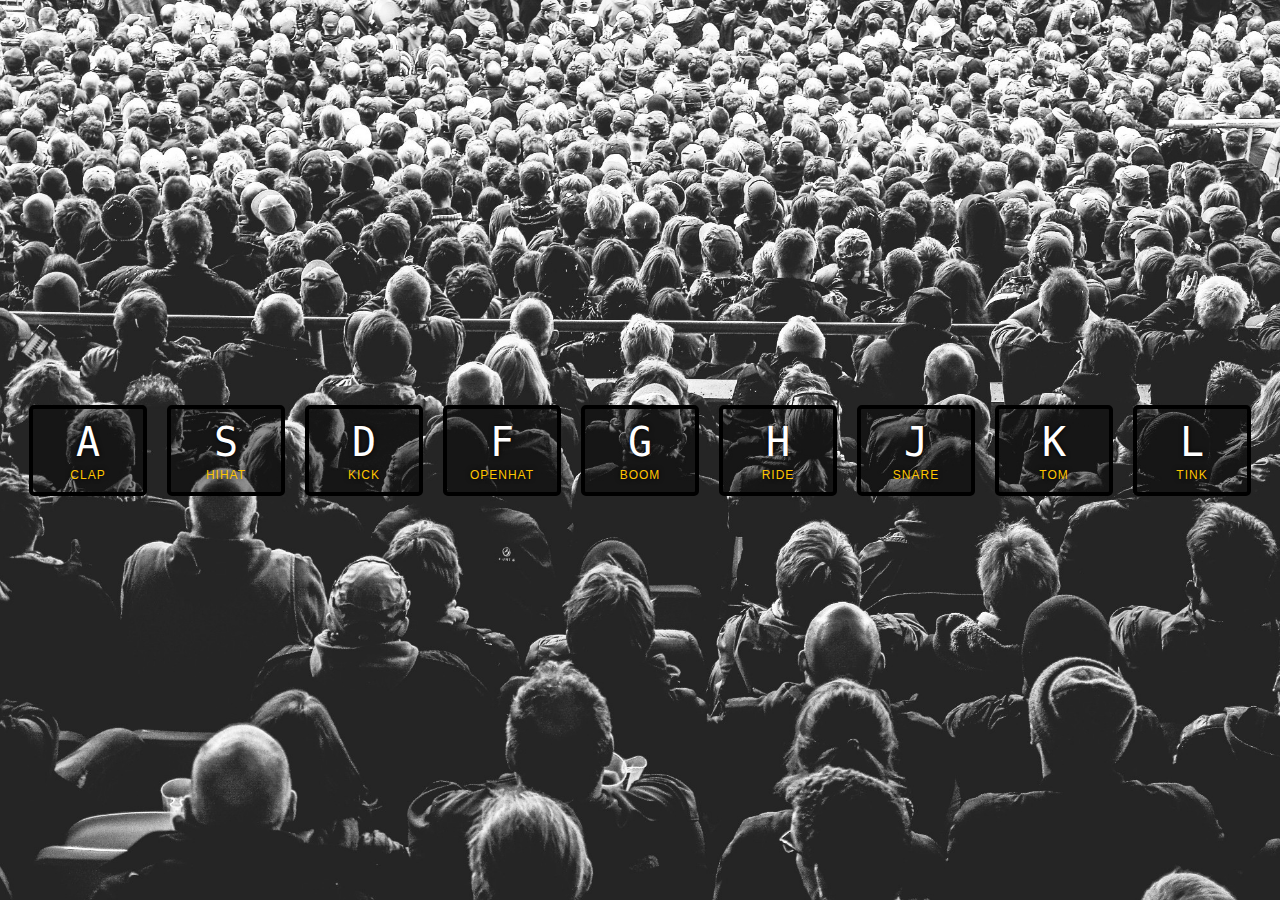
<file: index.html>
<!DOCTYPE html>
<html lang="en">

<head>
  <meta charset="UTF-8">
  <title>JS Drum Kit</title>
  <link rel="stylesheet" href="style.css">
</head>

<body>


  <div class="keys">
    <div data-key="65" class="key">
      <kbd>A</kbd>
      <span class="sound">clap</span>
    </div>
    <div data-key="83" class="key">
      <kbd>S</kbd>
      <span class="sound">hihat</span>
    </div>
    <div data-key="68" class="key">
      <kbd>D</kbd>
      <span class="sound">kick</span> 
    </div>
    <div data-key="70" class="key">
      <kbd>F</kbd>
      <span class="sound">openhat</span>
    </div>
    <div data-key="71" class="key">
      <kbd>G</kbd>
      <span class="sound">boom</span>
    </div>
    <div data-key="72" class="key">
      <kbd>H</kbd>
      <span class="sound">ride</span>
    </div>
    <div data-key="74" class="key">
      <kbd>J</kbd>
      <span class="sound">snare</span>
    </div>
    <div data-key="75" class="key">
      <kbd>K</kbd>
      <span class="sound">tom</span>
    </div>
    <div data-key="76" class="key">
      <kbd>L</kbd>
      <span class="sound">tink</span>
    </div>
    <!-- <div data-key="81" class="key">
      <kbd>Q</kbd>
      <span class="sound">Qucak</span>
    </div>
  </div> -->

  <audio data-key="65" src="sounds/clap.wav"></audio>
  <audio data-key="83" src="sounds/hihat.wav"></audio>
  <audio data-key="68" src="sounds/kick.wav"></audio>
  <audio data-key="70" src="sounds/openhat.wav"></audio>
  <audio data-key="71" src="sounds/boom.wav"></audio>
  <audio data-key="72" src="sounds/ride.wav"></audio>
  <audio data-key="74" src="sounds/snare.wav"></audio>
  <audio data-key="75" src="sounds/tom.wav"></audio>
  <audio data-key="76" src="sounds/tink.wav"></audio>
  <!-- <audio data-key="81" src="sounds/quack_5.mp3"></audio> -->

  <script>
    
    window.addEventListener('keydown', function(e){

      //select corresponding audio
      const audio = document.querySelector(`audio[data-key = "${e.keyCode}"]`)
      //select corresponding key
      const key = document.querySelector(`.key[data-key = "${e.keyCode}"]`)

      if (!audio){
        return //stop the function from running all together
      }
      audio.currentTime = 0 // rewind to the start
      audio.play()
      key.classList.add('playing')
      
    })

    const removeTransition = function(e){
      if (e.propertyName !== 'transform') //skip if not a transform
        return
      this.classList.remove('playing')
    }

    //select every key on the page to listen on each one
    const keys = document.querySelectorAll('.key')
    console.log(keys)
    keys.forEach(function(key){
      key.addEventListener('transitionend', removeTransition)
    })

    

    

    
  </script>


</body>

</html>
</file>
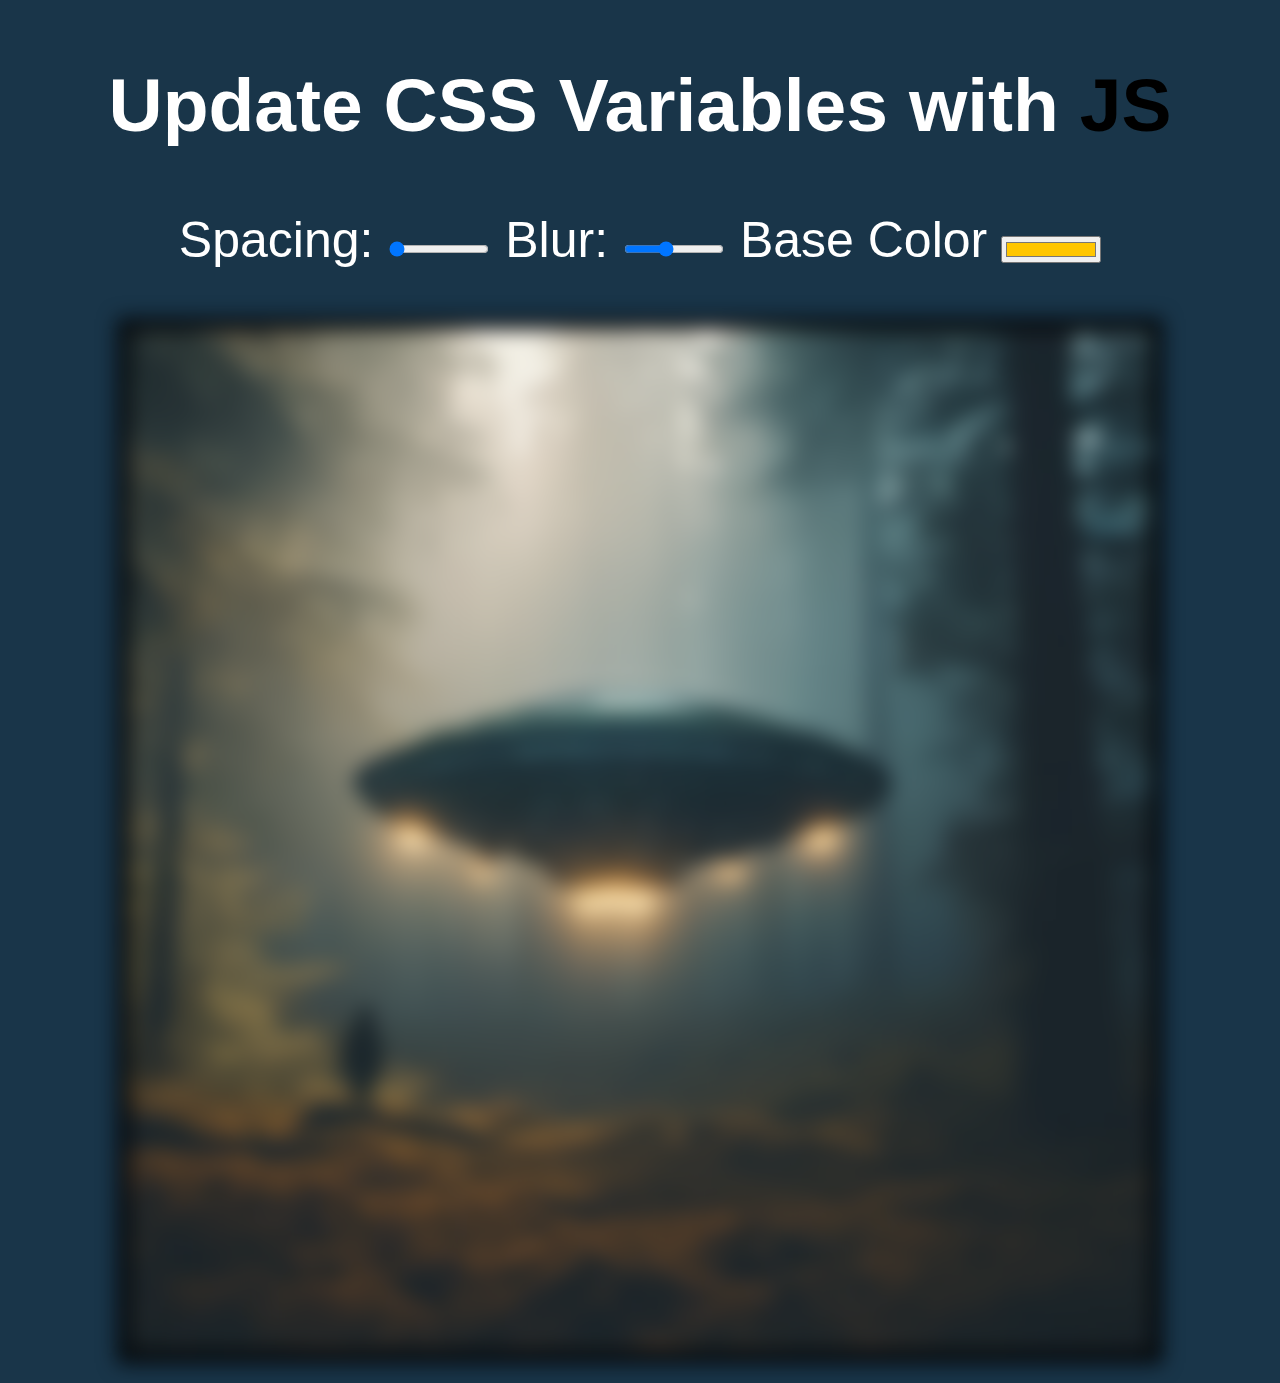
<file: day3/index.html>
<!DOCTYPE html>
<html lang="en">
<head>
  <meta charset="UTF-8">
  <title>Scoped CSS Variables and JS</title>
</head>
<body>
  <h2>Update CSS Variables with <span class='hl'>JS</span></h2>

  <div class="controls">
    <label for="spacing">Spacing:</label>
    <input id="spacing" type="range" name="spacing" min="10" max="200" value="10" data-sizing="px">

    <label for="blur">Blur:</label>
    <input id="blur" type="range" name="blur" min="0" max="25" value="10" data-sizing="px">

    <label for="base">Base Color</label>
    <input id="base" type="color" name="base" value="#ffc600">
  </div>

  <img src="img/image.jpg">

  <style>
    :root {
      --base: black;
      --spacing: 10px;
      --blur: 10px;
    }

    img {
      padding: var(--spacing);
      background: var(--base);
      filter: blur(var(--blur));
    }

    .hl {
      color: var(--base);
    }

    /*
      misc styles, nothing to do with CSS variables
    */

    body {
      text-align: center;
      background: #193549;
      color: white;
      font-family: 'helvetica neue', sans-serif;
      font-weight: 100;
      font-size: 50px;
    }

    .controls {
      margin-bottom: 50px;
    }

    input {
      width:100px;
    }
  </style>

  <script>
    const inputs = document.querySelectorAll('.controls input');

    function handleUpdate() {
      const suffix = this.dataset.sizing || '';
      document.documentElement.style.setProperty(`--${this.name}`, this.value + suffix);
    }

    inputs.forEach(input => input.addEventListener('change', handleUpdate));
    inputs.forEach(input => input.addEventListener('mousemove', handleUpdate));
  </script>


</body>
</html>
</file>
<file: style.css>
html {
  font-size: 10px;
  background: url(img/photo.jpg) bottom center;
  
  background-size: cover;
}

body,html {
  margin: 0;
  padding: 0;
  font-family: sans-serif;
}

.keys {
  display: flex;
  flex: 1;
  min-height: 100vh;
  align-items: center;
  justify-content: center;
}

.key {
  border: .4rem solid black;
  border-radius: .5rem;
  margin: 1rem;
  font-size: 1.5rem;
  padding: 1rem .5rem;
  transition: all .07s ease;
  width: 10rem;
  text-align: center;
  color: white;
  background: rgba(0,0,0,0.4);
  text-shadow: 0 0 .5rem black;
}

.playing {
  transform: scale(1.1);
  border-color: #ffc600;
  box-shadow: 0 0 1rem #ffc600;
}

kbd {
  display: block;
  font-size: 4rem;
}

.sound {
  font-size: 1.2rem;
  text-transform: uppercase;
  letter-spacing: .1rem;
  color: #ffc600;
}
</file>
